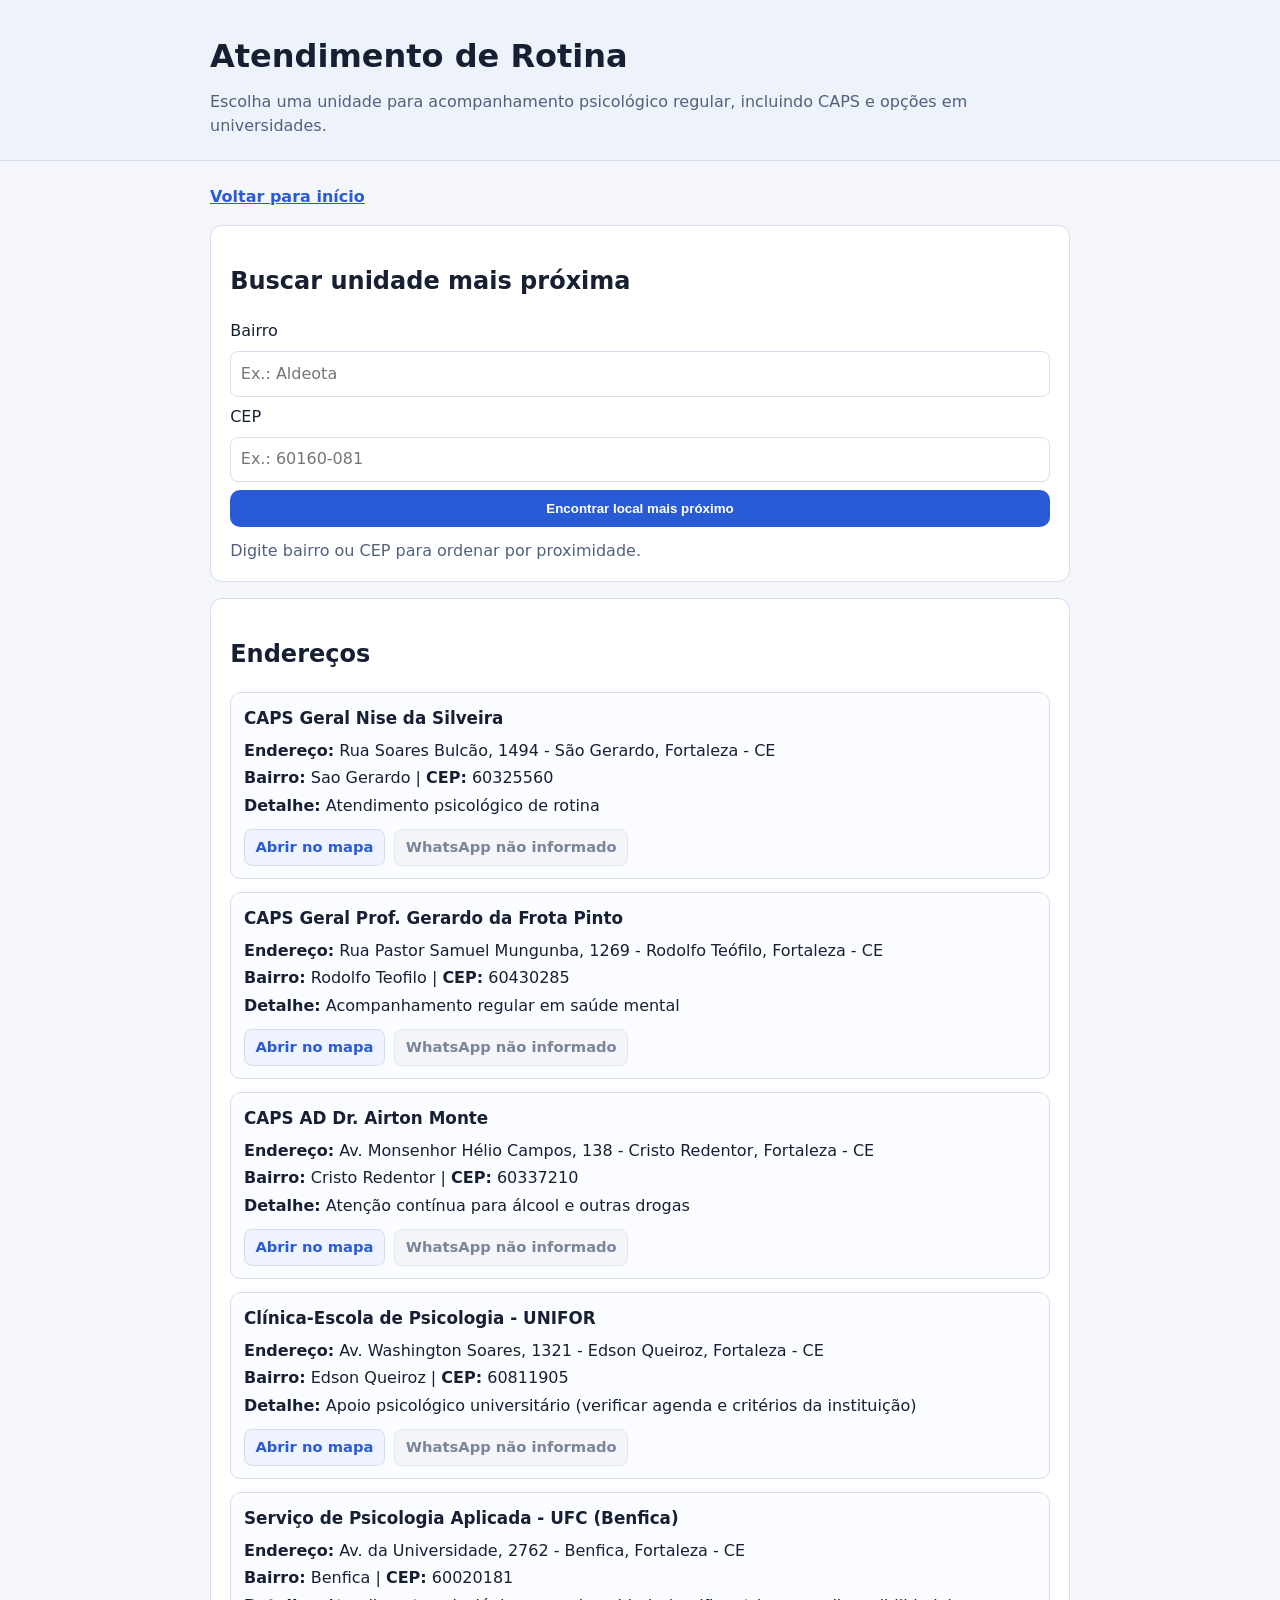
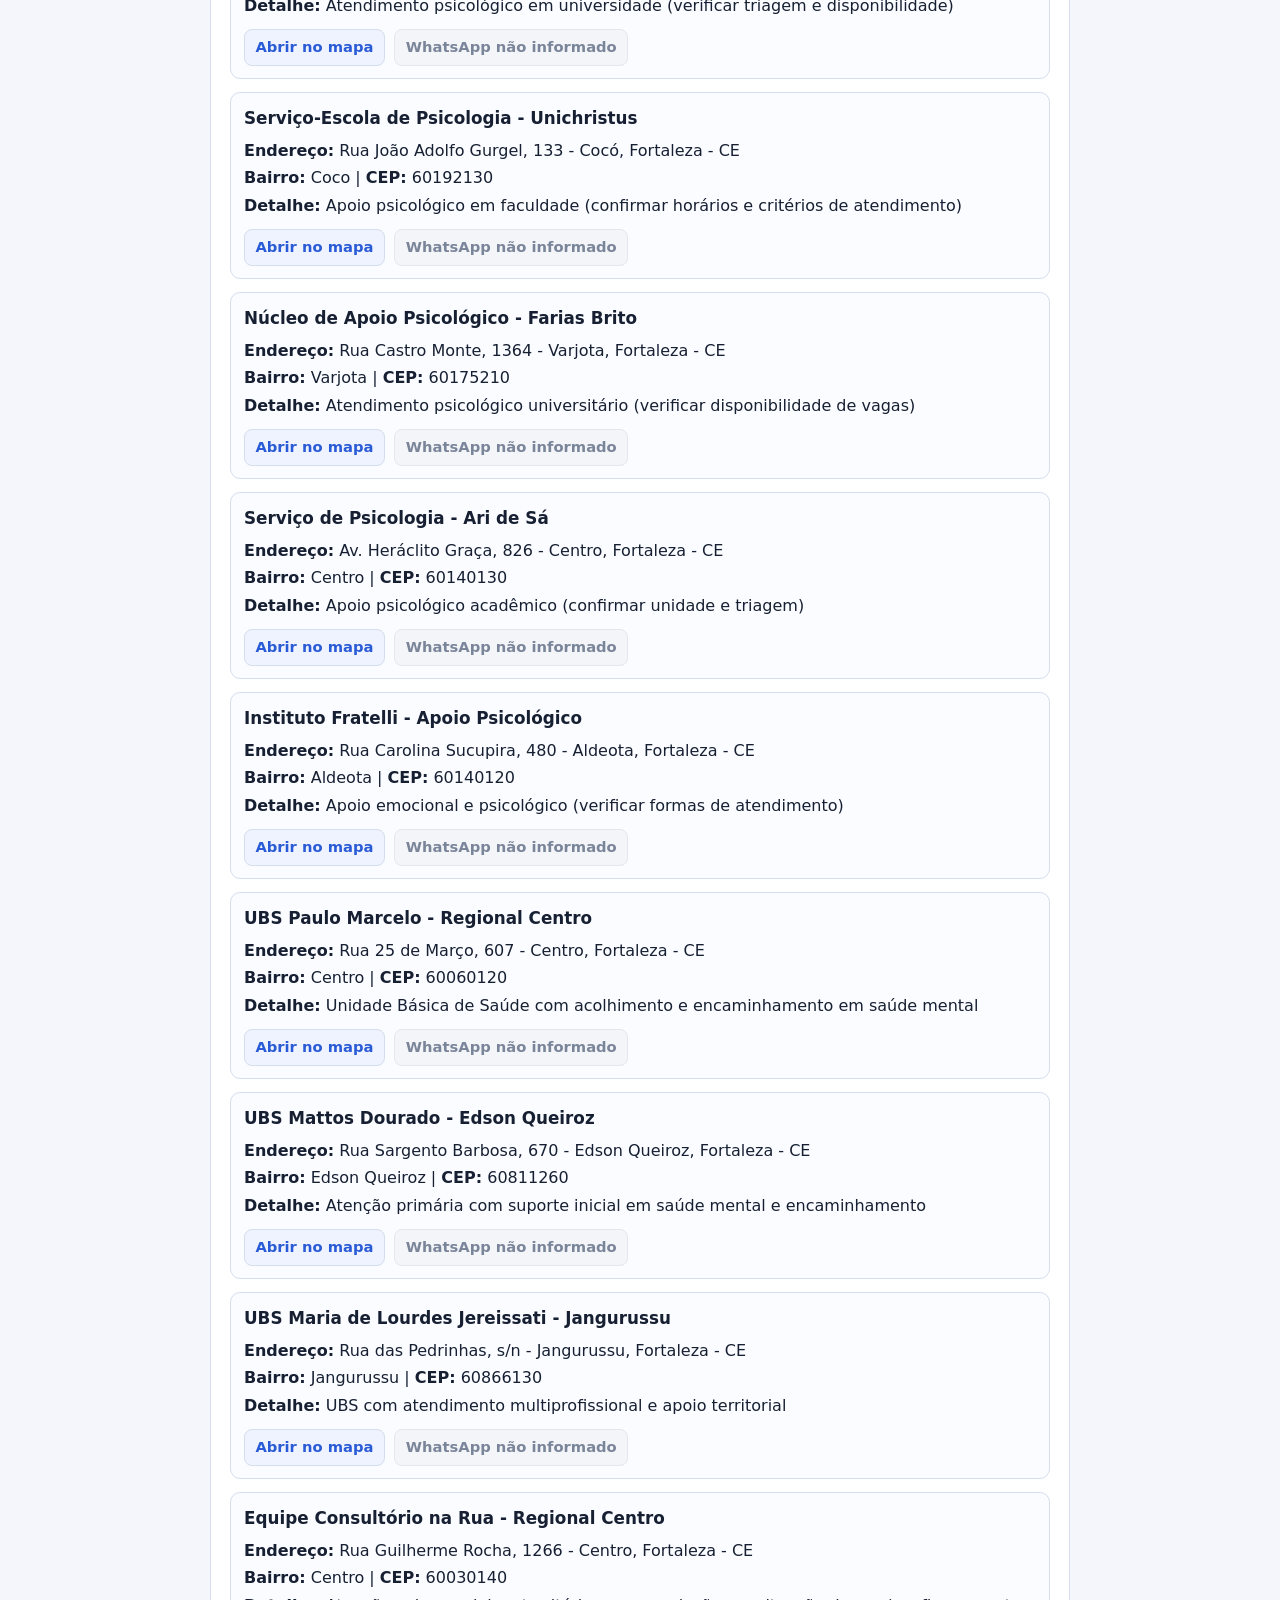
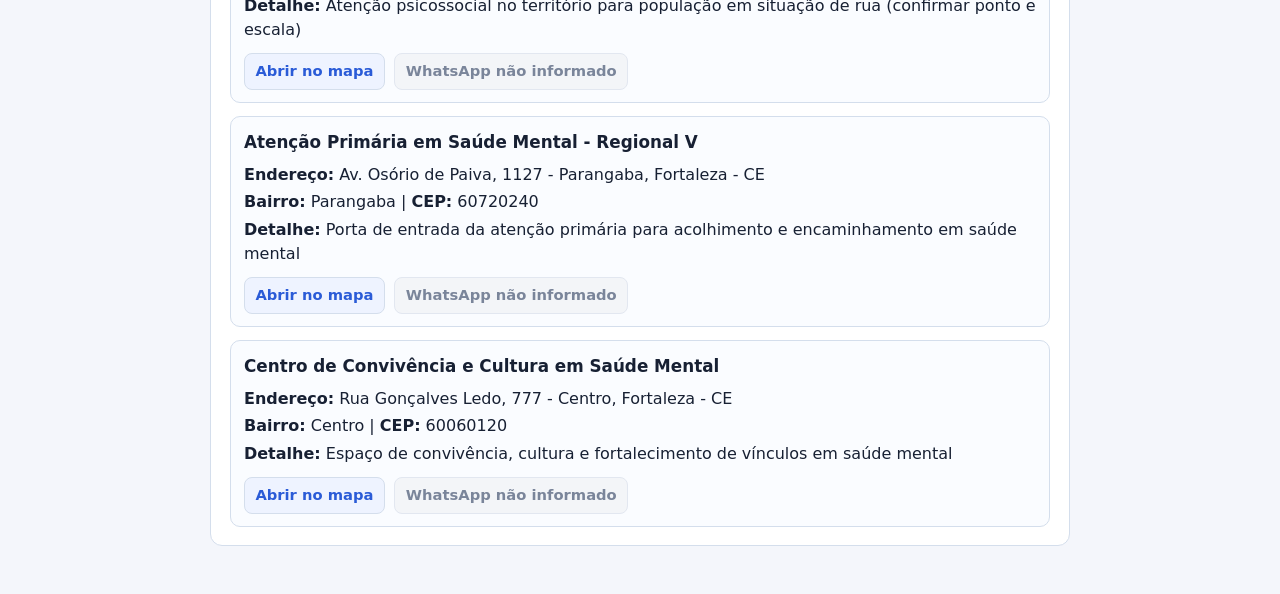
<file: rotina.html>
<!DOCTYPE html>
<html lang="pt-BR">
  <head>
    <meta charset="utf-8" />
    <meta name="viewport" content="width=device-width, initial-scale=1" />
    <meta
      name="description"
      content="Endereços de atendimento psicológico de rotina com busca por bairro e CEP."
    />
    <title>Atendimento de Rotina</title>
    <link rel="stylesheet" href="styles.css" />
  </head>
  <body data-page="rotina">
    <header class="site-header">
      <div class="wrap">
        <h1 class="site-title">Atendimento de Rotina</h1>
        <p class="site-tagline">
          Escolha uma unidade para acompanhamento psicológico regular, incluindo CAPS e opções em
          universidades.
        </p>
      </div>
    </header>

    <main class="wrap">
      <a class="back-link" href="index.html">Voltar para início</a>

      <section class="card">
        <h2>Buscar unidade mais próxima</h2>
        <form id="search-form" class="search-form" novalidate>
          <label for="bairro">Bairro</label>
          <input id="bairro" name="bairro" type="text" placeholder="Ex.: Aldeota" />

          <label for="cep">CEP</label>
          <input id="cep" name="cep" type="text" inputmode="numeric" placeholder="Ex.: 60160-081" />

          <button class="btn btn-secondary" type="submit">Encontrar local mais próximo</button>
        </form>
        <p id="status-message" class="hint"></p>
      </section>

      <section class="card">
        <h2>Endereços</h2>
        <ul id="results-list" class="result-list"></ul>
      </section>
    </main>

    <script src="main.js" defer></script>
  </body>
</html>
</file>
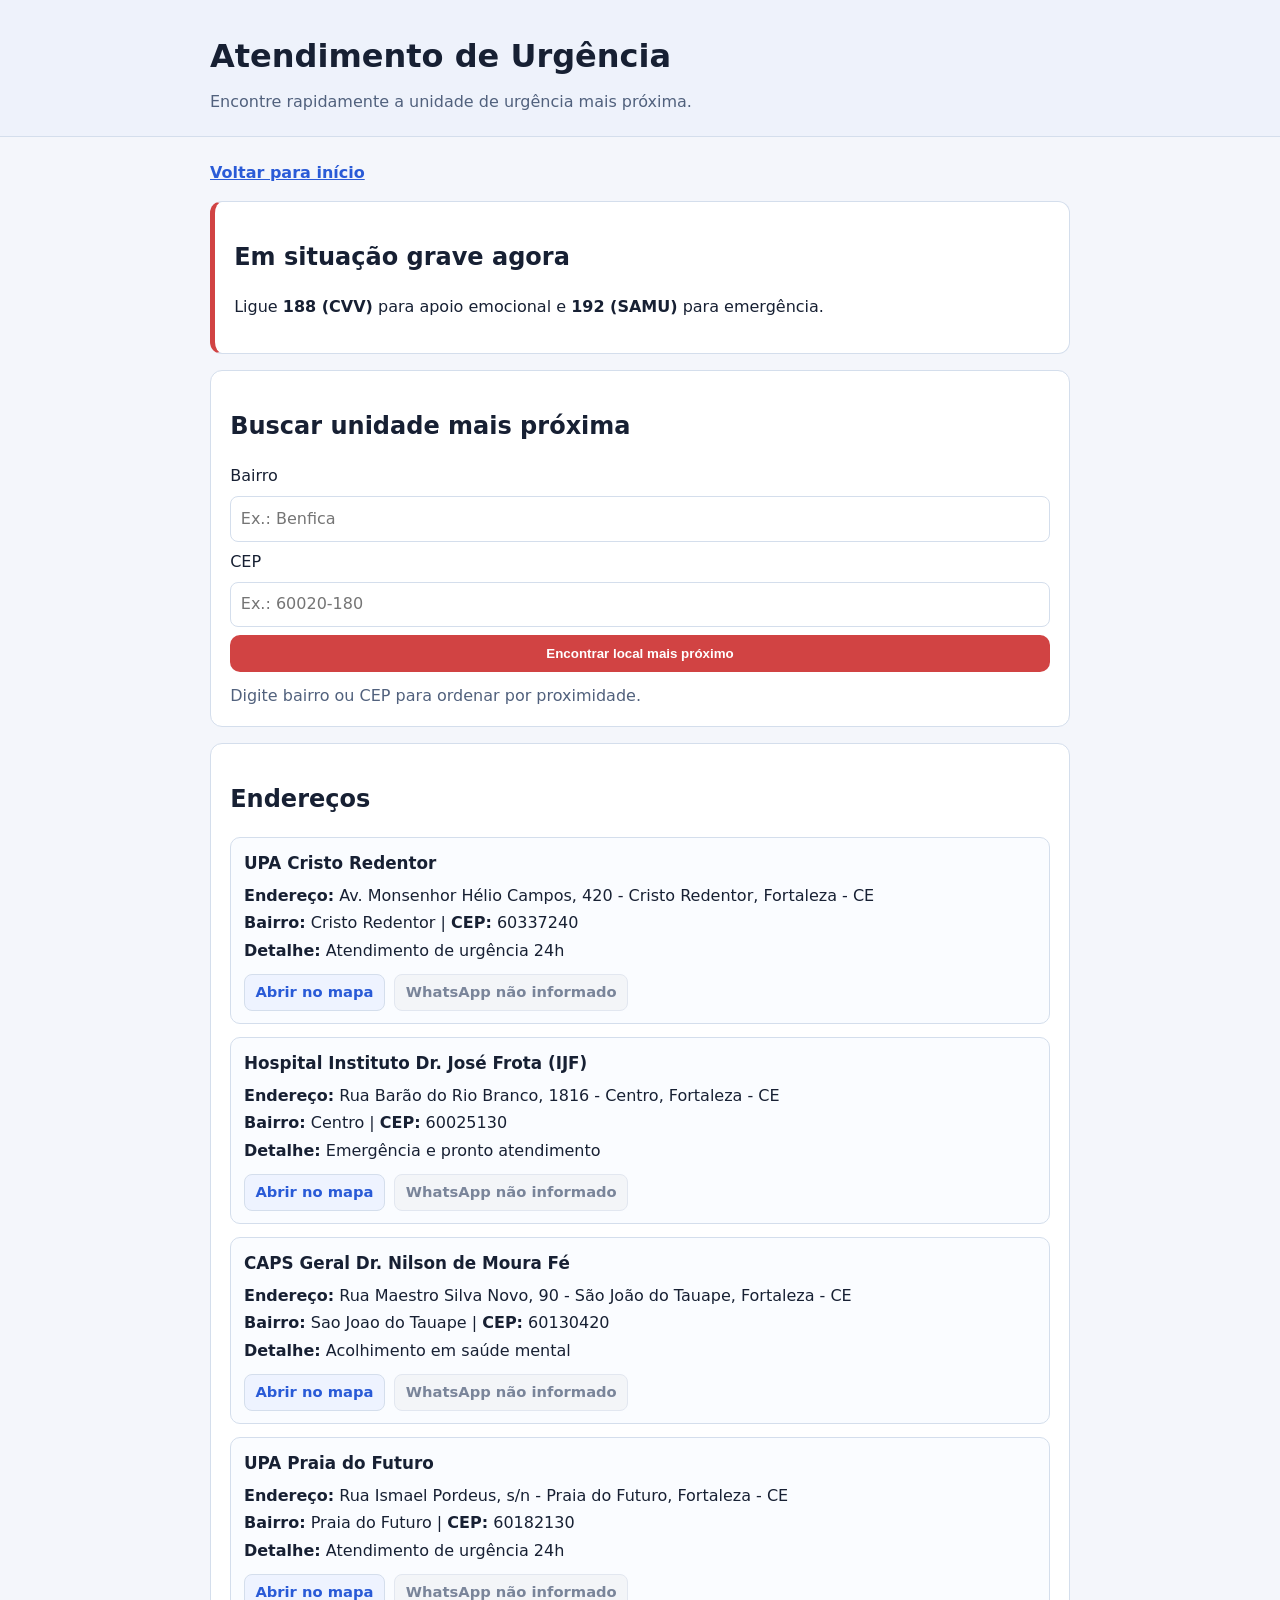
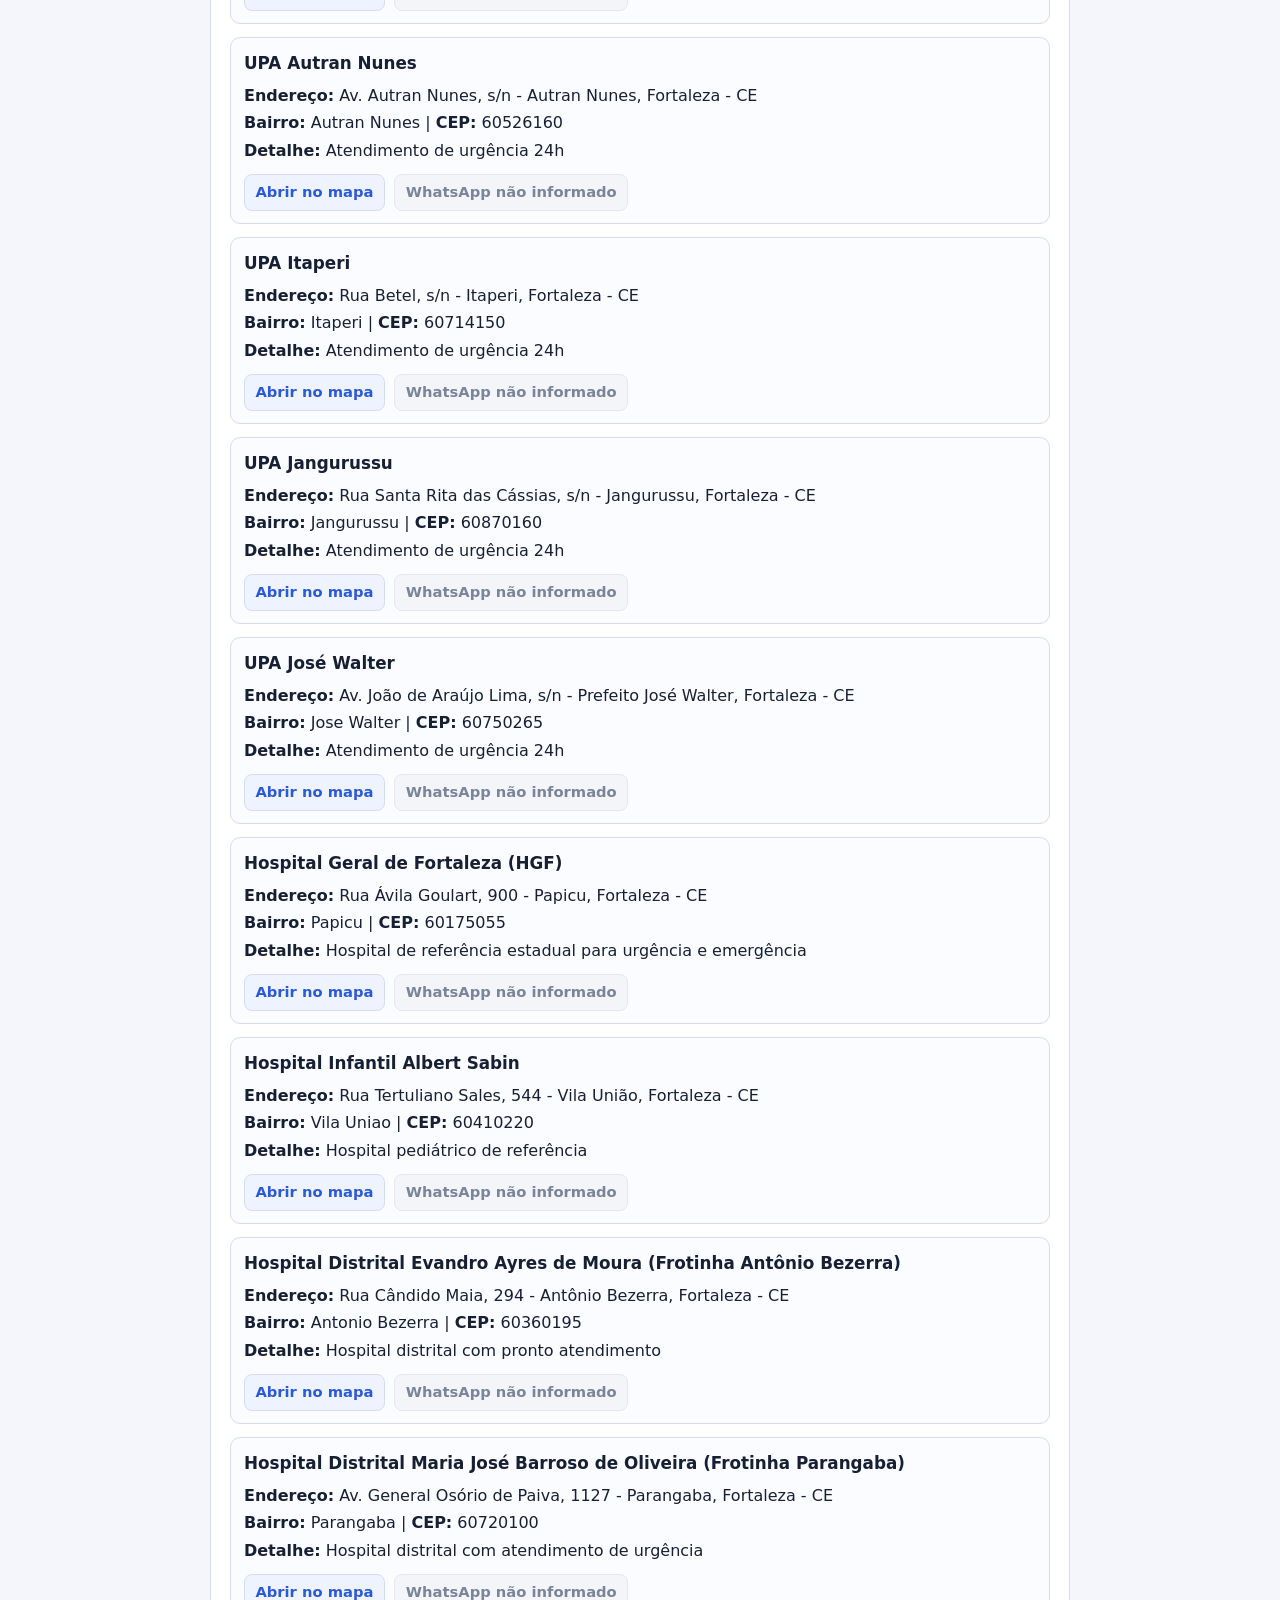
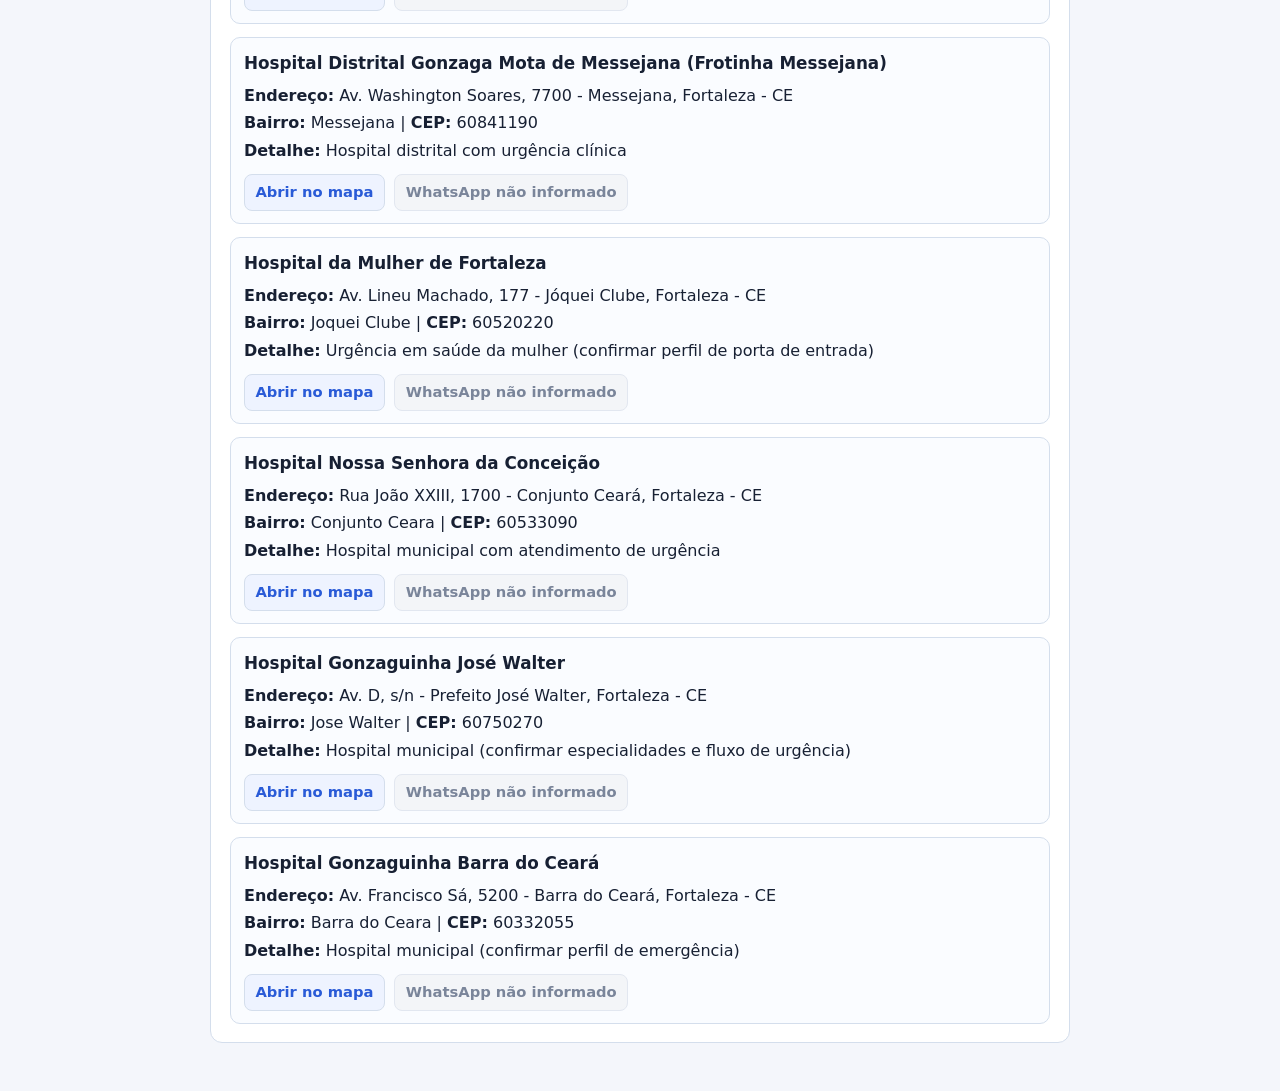
<file: urgencia.html>
<!DOCTYPE html>
<html lang="pt-BR">
  <head>
    <meta charset="utf-8" />
    <meta name="viewport" content="width=device-width, initial-scale=1" />
    <meta
      name="description"
      content="Endereços de atendimento psicológico de urgência com busca por bairro e CEP."
    />
    <title>Atendimento de Urgência</title>
    <link rel="stylesheet" href="styles.css" />
  </head>
  <body data-page="urgencia">
    <header class="site-header">
      <div class="wrap">
        <h1 class="site-title">Atendimento de Urgência</h1>
        <p class="site-tagline">Encontre rapidamente a unidade de urgência mais próxima.</p>
      </div>
    </header>

    <main class="wrap">
      <a class="back-link" href="index.html">Voltar para início</a>

      <section class="card warning-card">
        <h2>Em situação grave agora</h2>
        <p>Ligue <strong>188 (CVV)</strong> para apoio emocional e <strong>192 (SAMU)</strong> para emergência.</p>
      </section>

      <section class="card">
        <h2>Buscar unidade mais próxima</h2>
        <form id="search-form" class="search-form" novalidate>
          <label for="bairro">Bairro</label>
          <input id="bairro" name="bairro" type="text" placeholder="Ex.: Benfica" />

          <label for="cep">CEP</label>
          <input id="cep" name="cep" type="text" inputmode="numeric" placeholder="Ex.: 60020-180" />

          <button class="btn btn-danger" type="submit">Encontrar local mais próximo</button>
        </form>
        <p id="status-message" class="hint"></p>
      </section>

      <section class="card">
        <h2>Endereços</h2>
        <ul id="results-list" class="result-list"></ul>
      </section>
    </main>

    <script src="main.js" defer></script>
  </body>
</html>
</file>
<file: styles.css>
:root {
  --bg: #f4f6fb;
  --card: #ffffff;
  --text: #172033;
  --muted: #51617d;
  --border: #d4deec;
  --danger: #d14343;
  --danger-hover: #b93838;
  --primary: #2a5bd7;
  --primary-hover: #1f49b4;
  --radius: 12px;
  --maxw: 860px;
  --font: "Segoe UI", system-ui, sans-serif;
}

* {
  box-sizing: border-box;
}

body {
  margin: 0;
  background: var(--bg);
  color: var(--text);
  font: 16px/1.5 var(--font);
}

.wrap {
  width: min(100% - 2rem, var(--maxw));
  margin-inline: auto;
}

.site-header {
  padding: 2rem 0 1.4rem;
  border-bottom: 1px solid var(--border);
  background: #eef2fb;
}

.site-title {
  margin: 0;
  font-size: clamp(1.5rem, 3vw, 2rem);
}

.site-tagline {
  margin: 0.6rem 0 0;
  color: var(--muted);
}

main {
  padding: 1.5rem 0 2rem;
}

.card {
  background: var(--card);
  border: 1px solid var(--border);
  border-radius: var(--radius);
  padding: 1.1rem 1.2rem;
  margin-bottom: 1rem;
}

.warning-card {
  border-left: 5px solid var(--danger);
}

.type-grid {
  display: grid;
  grid-template-columns: repeat(auto-fit, minmax(250px, 1fr));
  gap: 1rem;
}

.type-card p {
  min-height: 3rem;
}

.btn {
  display: inline-block;
  text-decoration: none;
  border: none;
  border-radius: 10px;
  padding: 0.7rem 1rem;
  font-weight: 600;
  cursor: pointer;
}

.btn-danger {
  background: var(--danger);
  color: #fff;
}

.btn-danger:hover {
  background: var(--danger-hover);
}

.btn-secondary {
  background: var(--primary);
  color: #fff;
}

.btn-secondary:hover {
  background: var(--primary-hover);
}

.back-link {
  display: inline-block;
  margin: 0 0 1rem;
  color: var(--primary);
  font-weight: 600;
}

.search-form {
  display: grid;
  gap: 0.5rem;
}

.search-form input {
  width: 100%;
  border: 1px solid var(--border);
  border-radius: 8px;
  padding: 0.6rem;
  font: inherit;
}

.hint {
  color: var(--muted);
  margin-top: 0.75rem;
  margin-bottom: 0;
}

.result-list {
  list-style: none;
  margin: 0;
  padding: 0;
  display: grid;
  gap: 0.8rem;
}

.result-item {
  border: 1px solid var(--border);
  border-radius: 10px;
  padding: 0.8rem;
  background: #fafcff;
}

.result-item h3 {
  margin: 0 0 0.5rem;
  font-size: 1.05rem;
}

.result-item p {
  margin: 0.2rem 0;
}

.map-actions {
  display: flex;
  flex-wrap: wrap;
  gap: 0.6rem;
  margin-top: 0.7rem;
}

.map-link {
  display: inline-block;
  text-decoration: none;
  border: 1px solid var(--border);
  background: #eef3ff;
  color: var(--primary);
  border-radius: 8px;
  padding: 0.4rem 0.65rem;
  font-size: 0.92rem;
  font-weight: 600;
}

.map-link:hover {
  background: #e2ebff;
}

.whatsapp-link {
  background: #e8f8ef;
  border-color: #b7e6c6;
  color: #107c41;
}

.whatsapp-link:hover {
  background: #d9f2e5;
}

.whatsapp-missing {
  background: #f3f5f8;
  border-color: #e2e7f0;
  color: #7a859a;
  cursor: default;
}

.top-result {
  border-color: #50a365;
  box-shadow: 0 0 0 1px #50a365 inset;
}

.site-footer {
  border-top: 1px solid var(--border);
  color: var(--muted);
  padding: 1rem 0 1.4rem;
}
</file>
